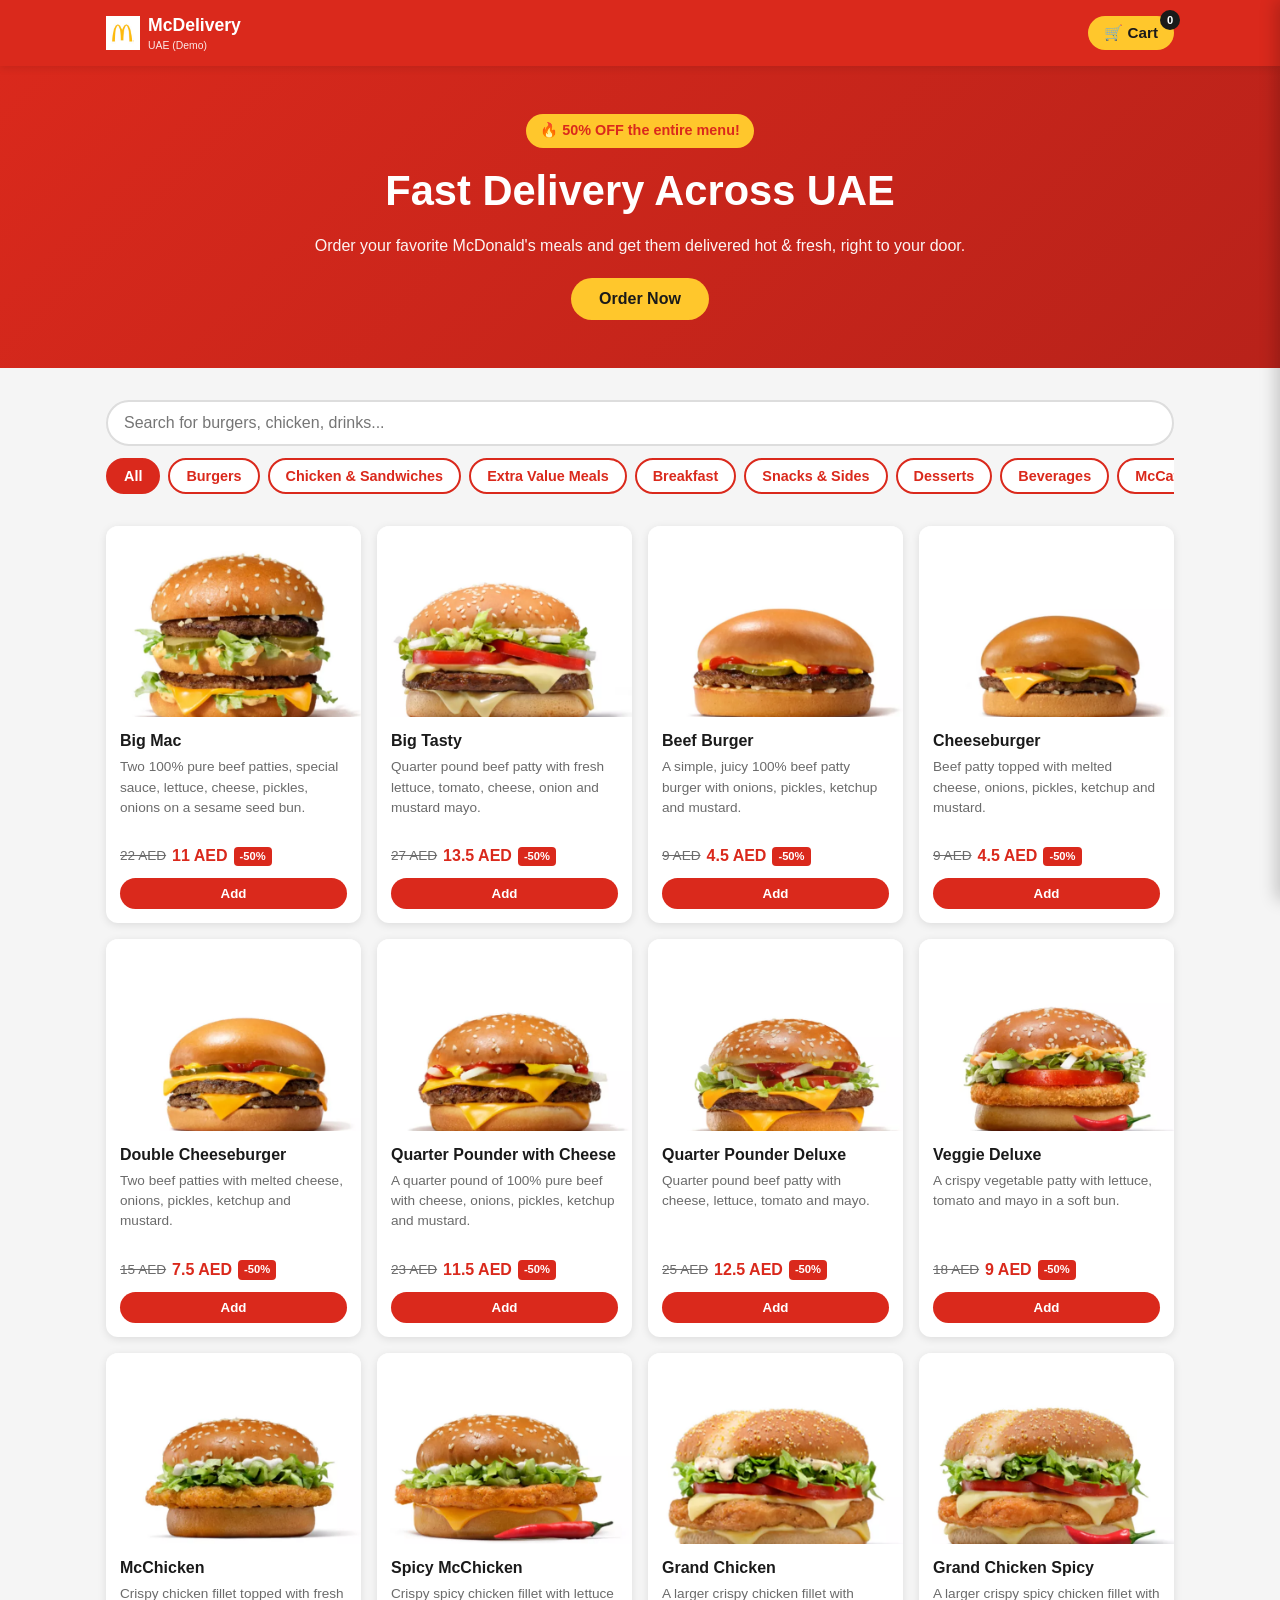
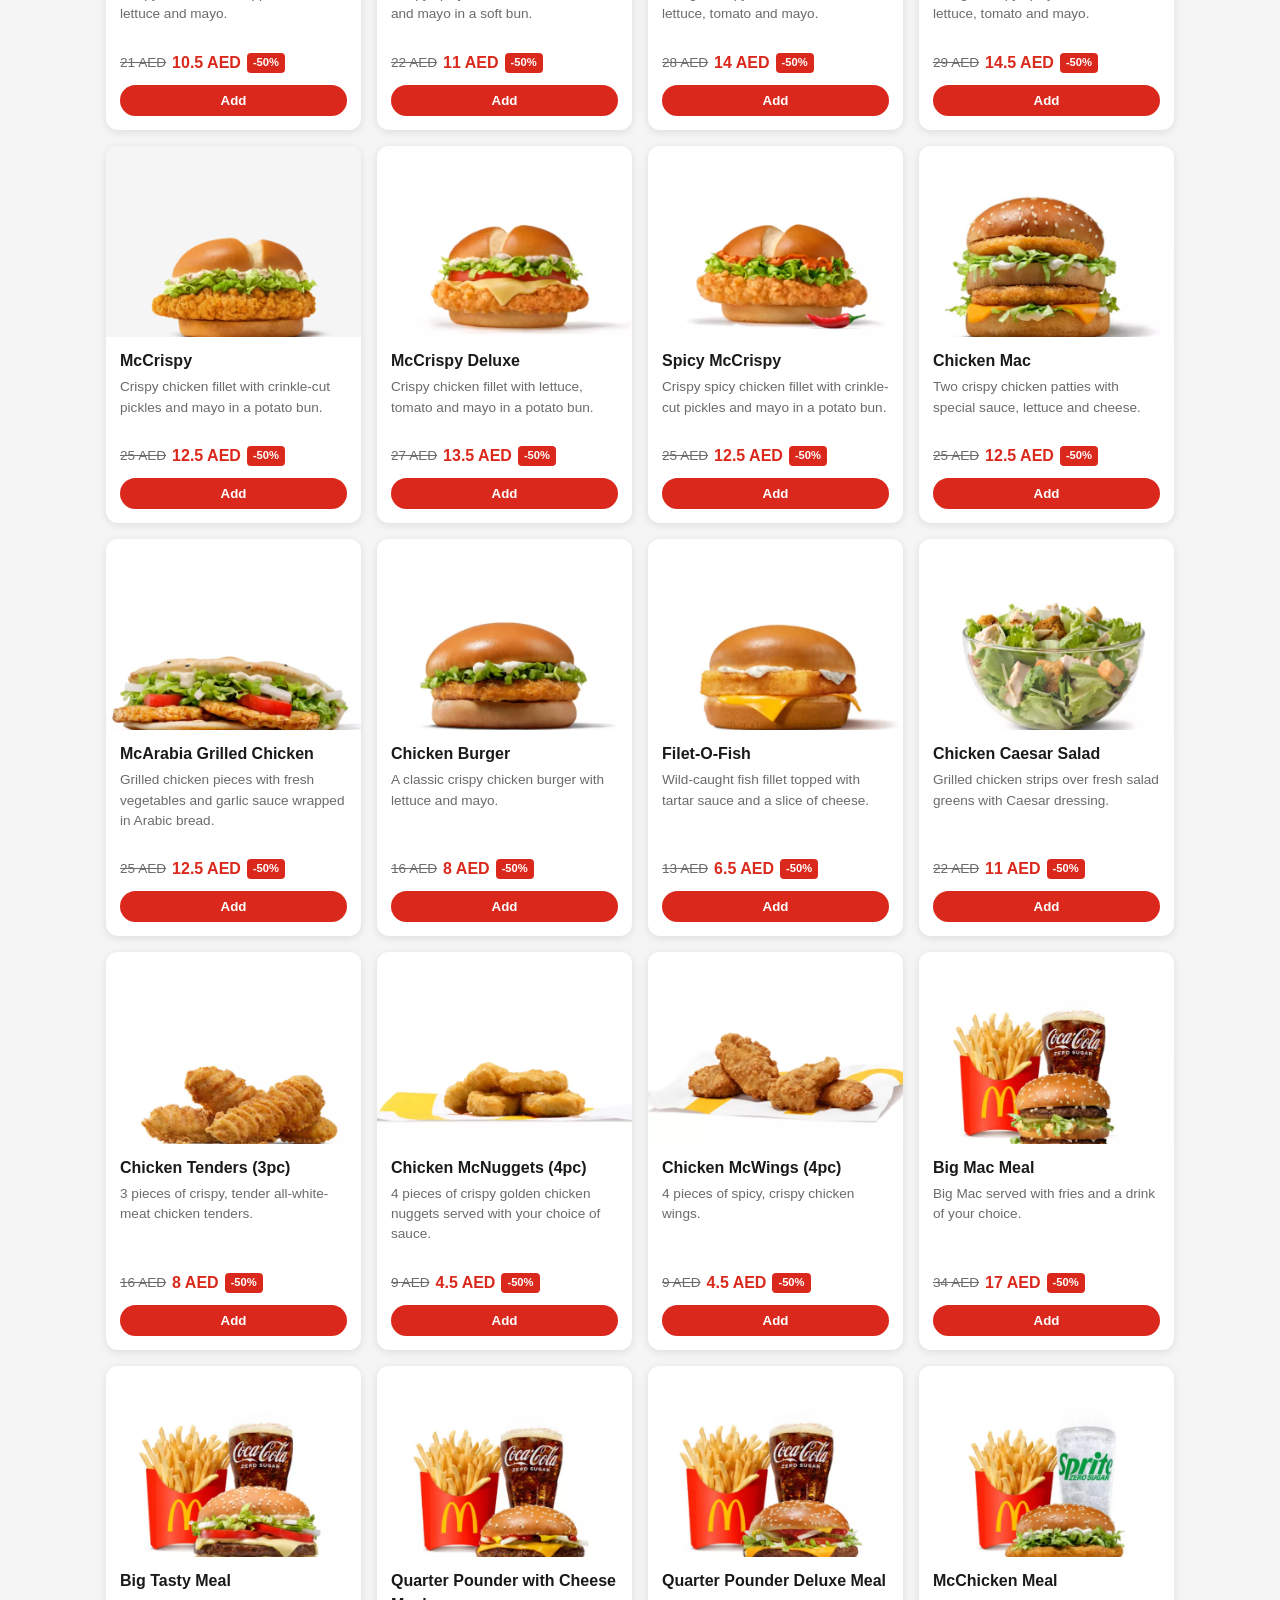
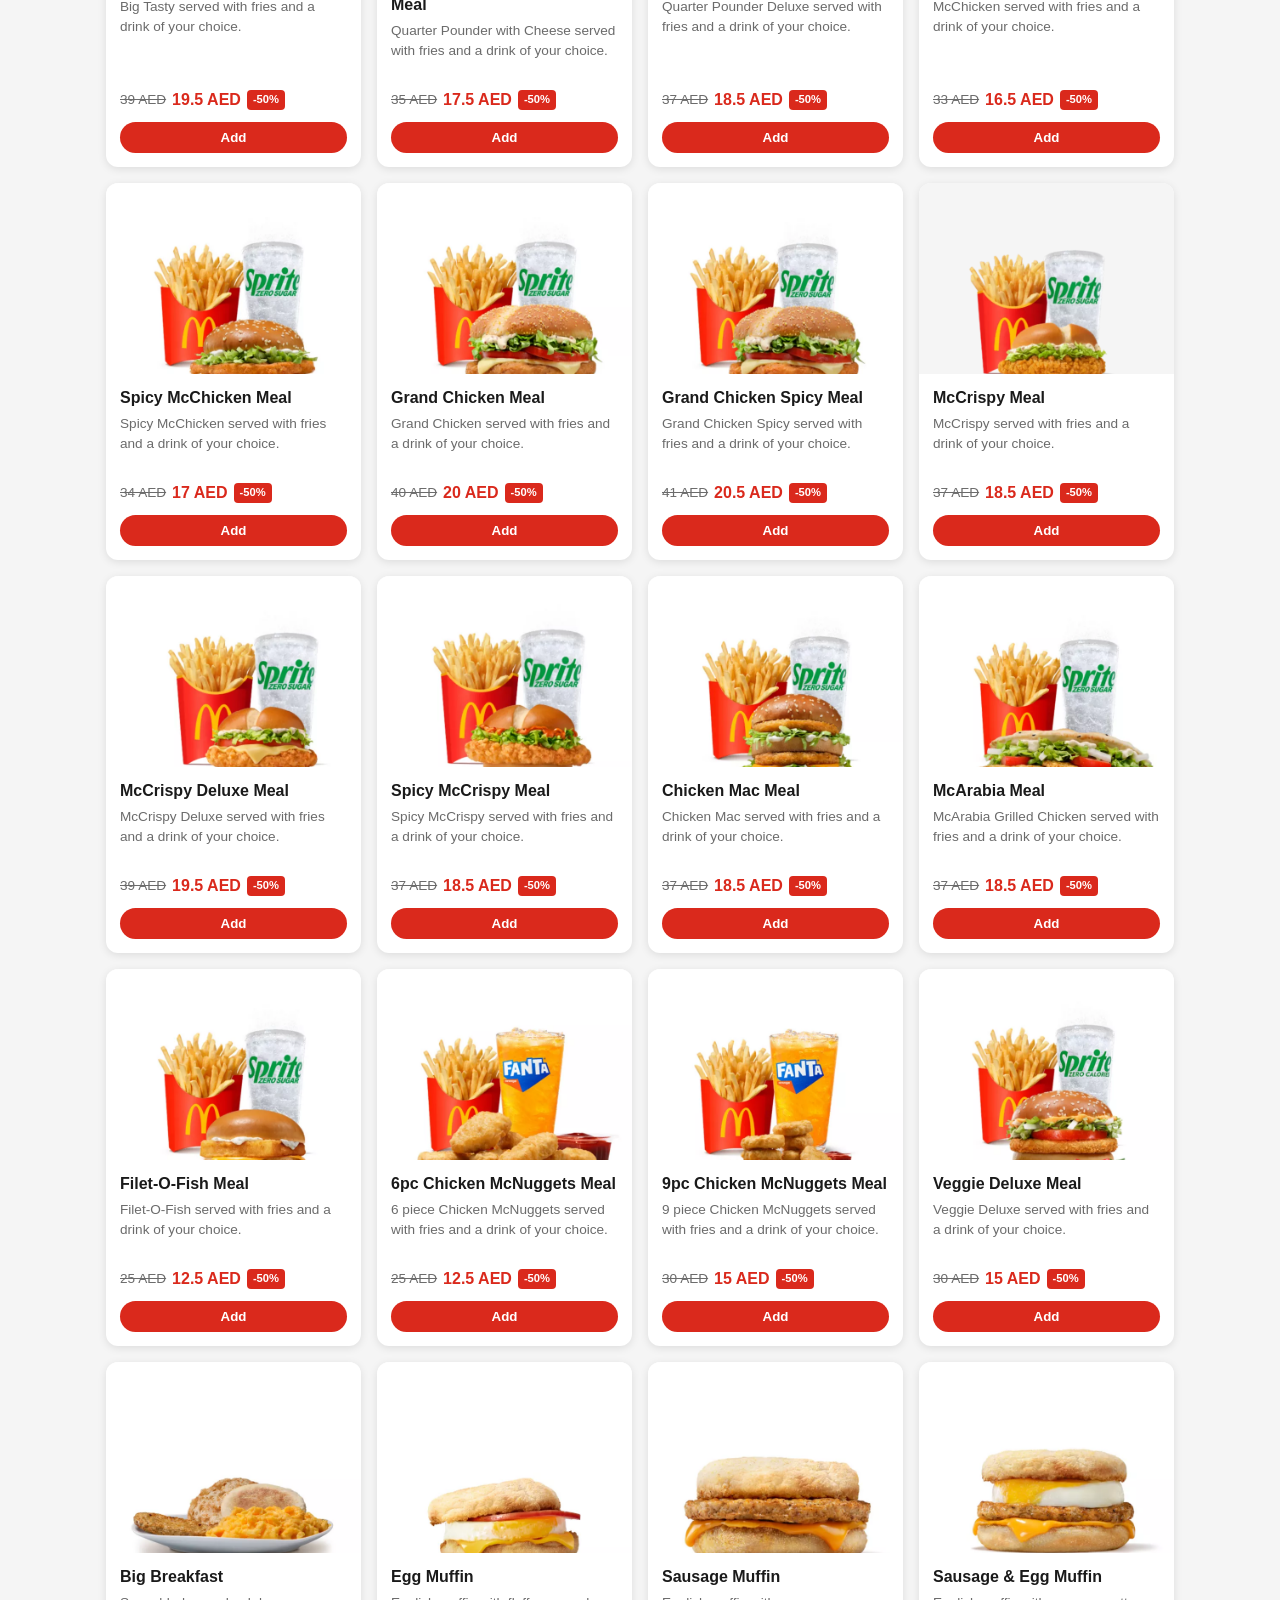
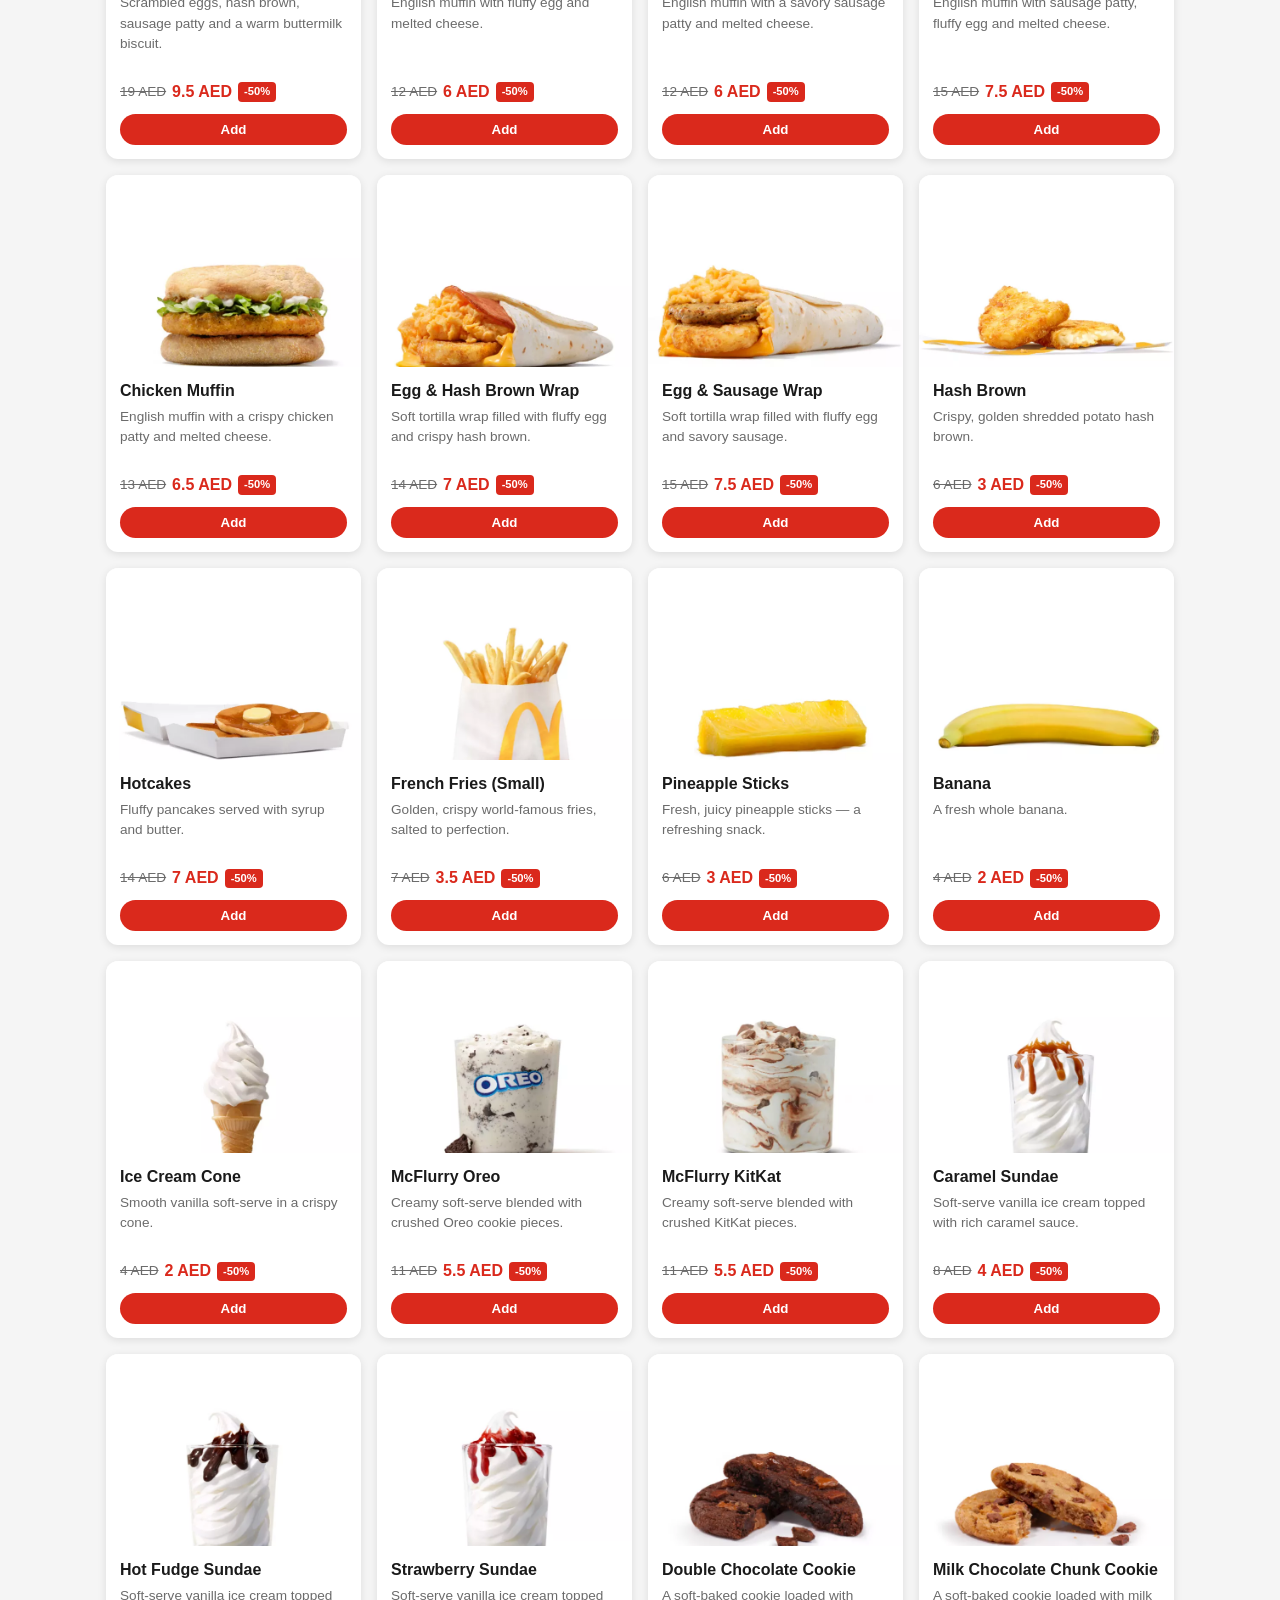
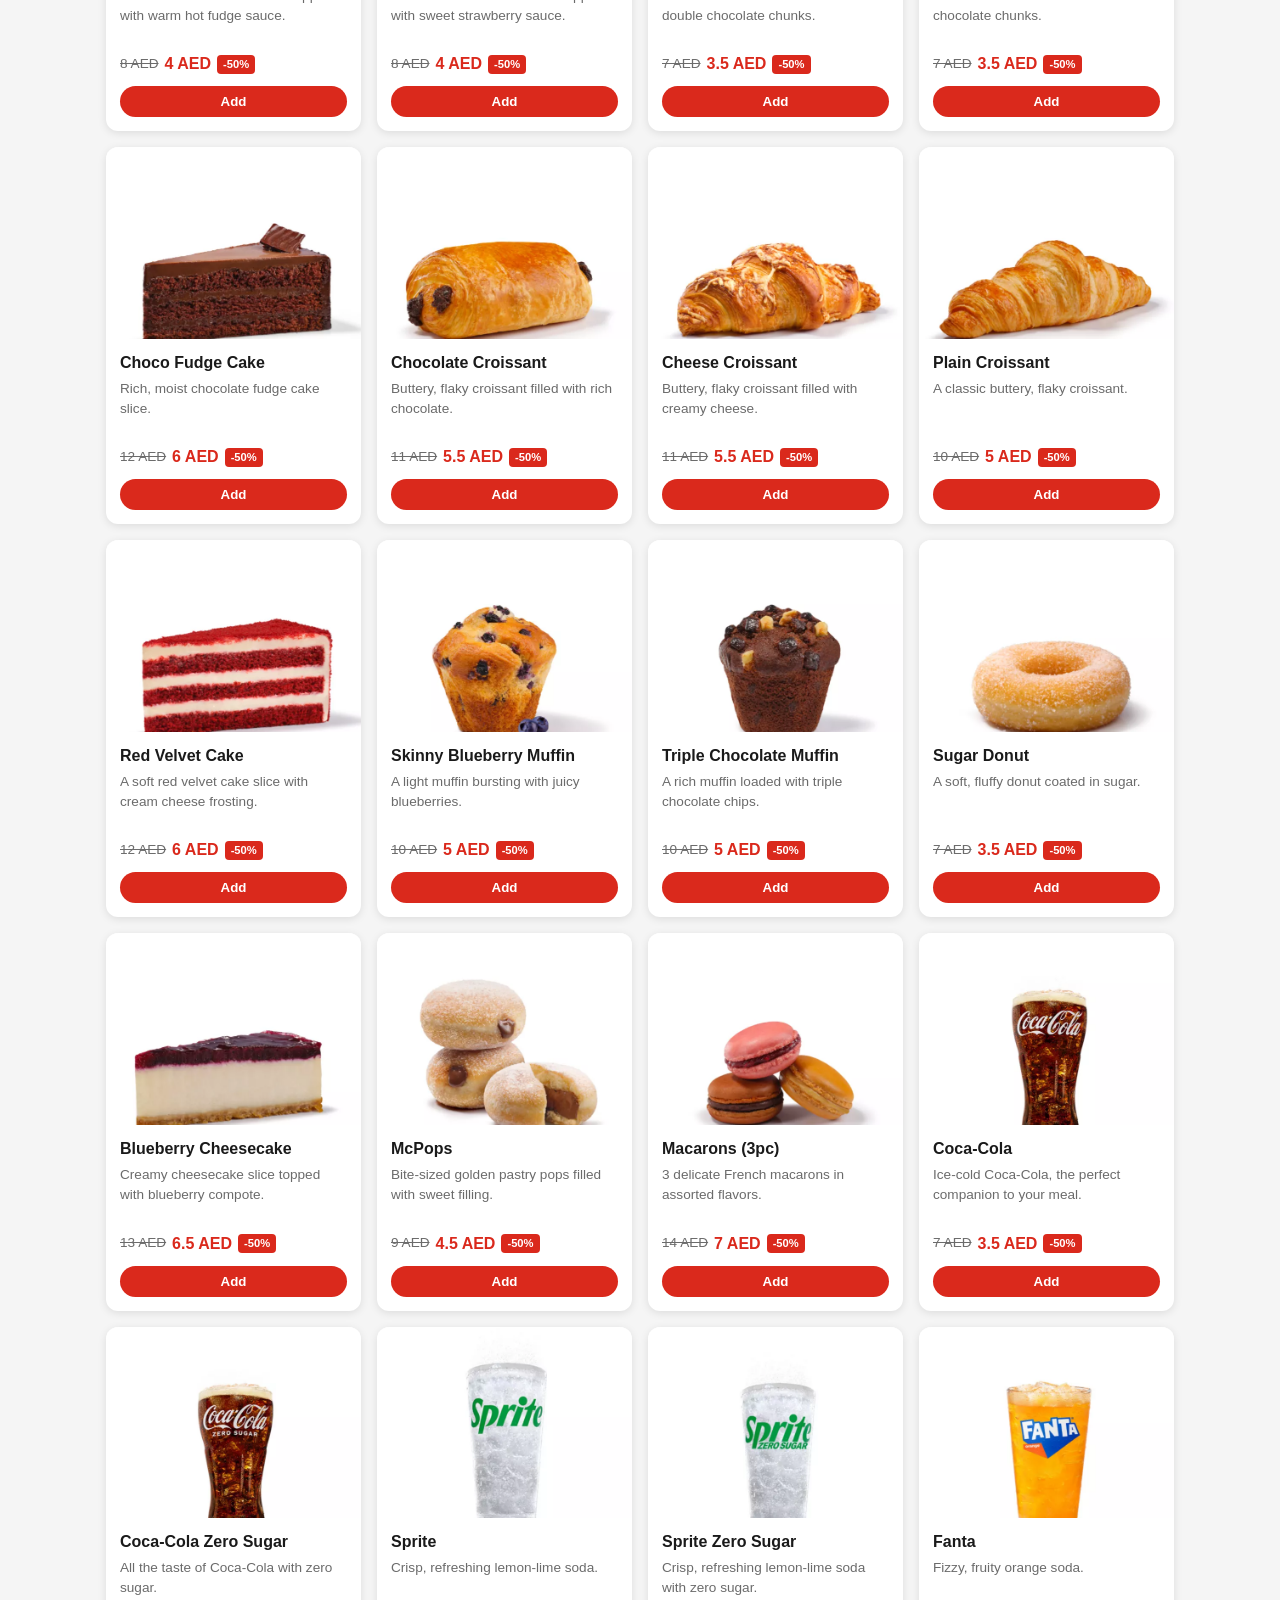
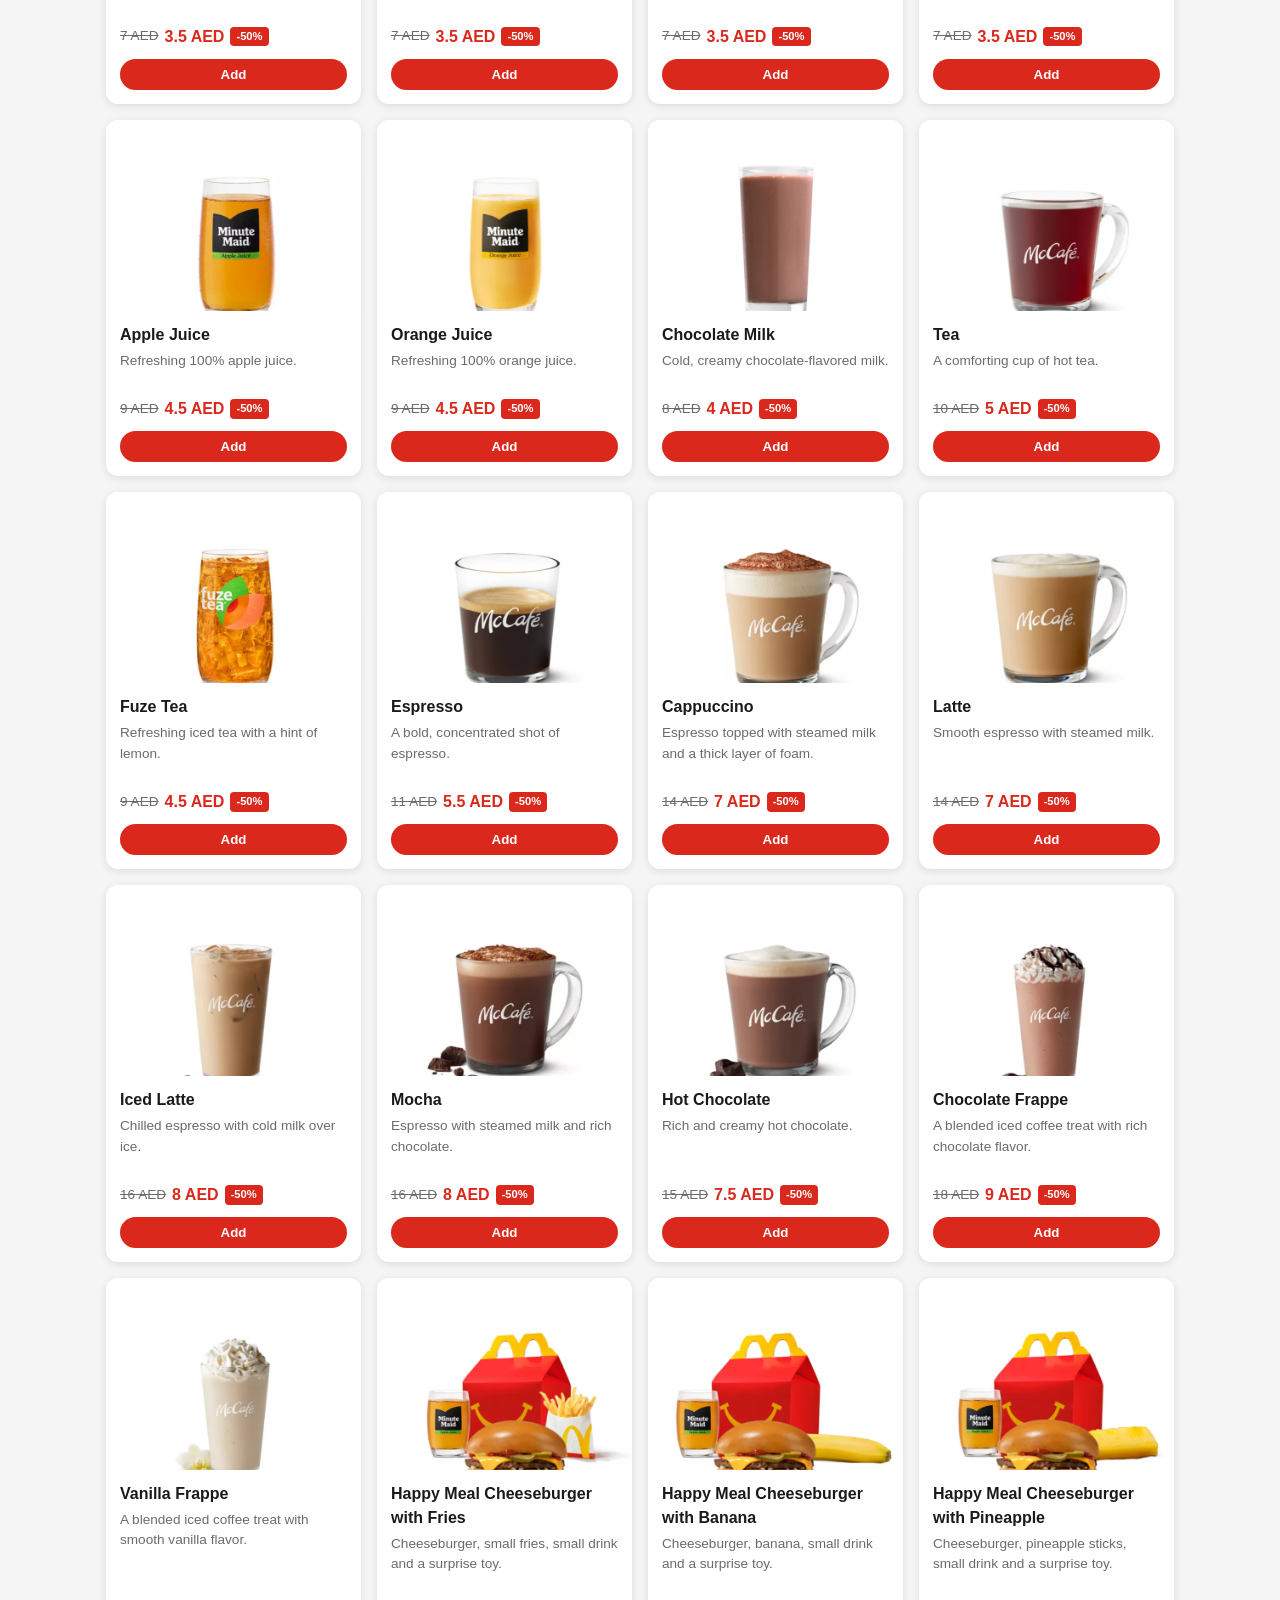
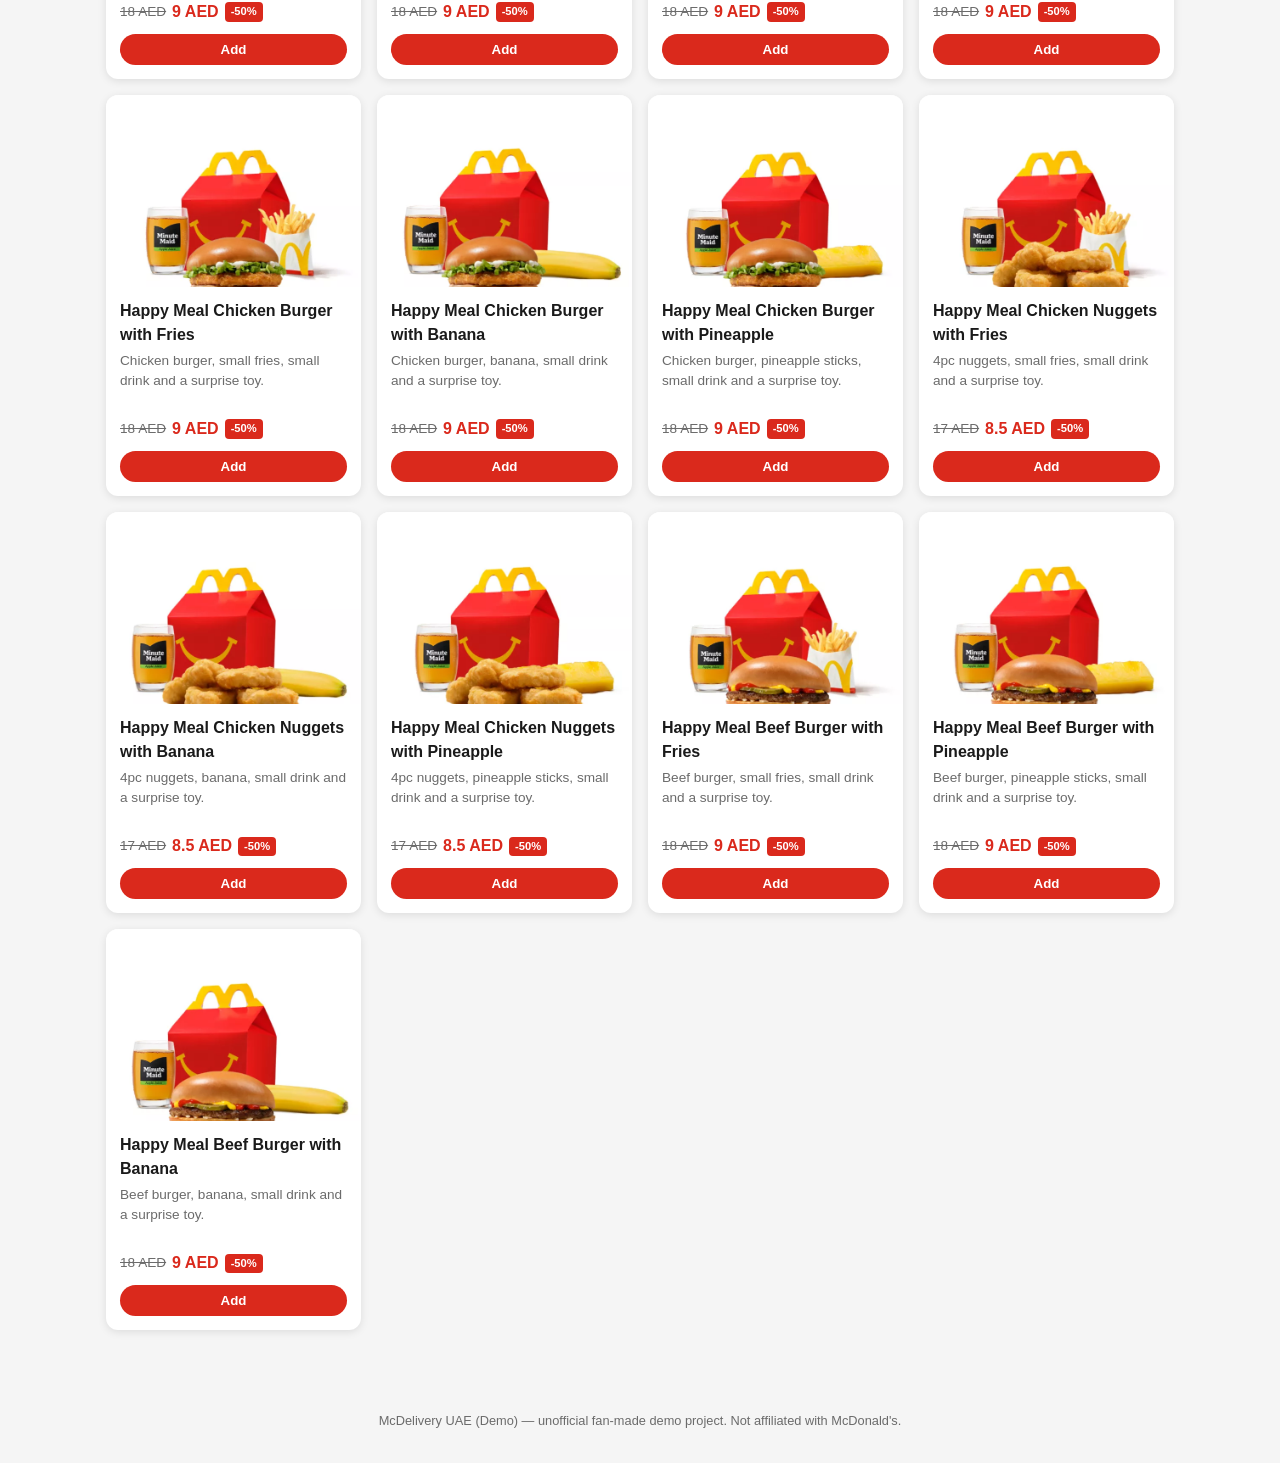
<file: index.html>
<!DOCTYPE html>
<html lang="en">
<head>
<meta charset="UTF-8" />
<meta name="viewport" content="width=device-width, initial-scale=1.0" />
<title>McDelivery UAE (Demo)</title>
<link rel="stylesheet" href="styles.css" />
</head>
<body>

<header class="site-header">
  <div class="header-inner">
    <div class="logo">
      <img class="logo-badge" src="assets/menu/McDonalds_Logo.png" alt="McDonald's" />
      <span class="logo-text">McDelivery <small>UAE (Demo)</small></span>
    </div>
    <button class="cart-btn" id="cartBtn" aria-label="Open cart">
      🛒 Cart
      <span class="cart-badge" id="cartBadge">0</span>
    </button>
  </div>
</header>

<section class="hero" id="hero">
  <div class="hero-inner">
    <span class="sale-banner">🔥 50% OFF the entire menu!</span>
    <h1>Fast Delivery Across UAE</h1>
    <p>Order your favorite McDonald's meals and get them delivered hot &amp; fresh, right to your door.</p>
    <button class="cta-btn" id="orderNowBtn">Order Now</button>
  </div>
</section>

<main>
  <section class="menu-section" id="menu">
    <div class="controls">
      <div class="search-wrap">
        <input type="text" id="searchInput" placeholder="Search for burgers, chicken, drinks..." />
      </div>
      <div class="categories" id="categories">
        <button class="chip active" data-category="All">All</button>
        <button class="chip" data-category="Burgers">Burgers</button>
        <button class="chip" data-category="Chicken & Sandwiches">Chicken &amp; Sandwiches</button>
        <button class="chip" data-category="Extra Value Meals">Extra Value Meals</button>
        <button class="chip" data-category="Breakfast">Breakfast</button>
        <button class="chip" data-category="Snacks & Sides">Snacks &amp; Sides</button>
        <button class="chip" data-category="Desserts">Desserts</button>
        <button class="chip" data-category="Beverages">Beverages</button>
        <button class="chip" data-category="McCafé">McCafé</button>
        <button class="chip" data-category="Happy Meal">Happy Meal</button>
      </div>
    </div>

    <div class="menu-grid" id="menuGrid">
      <!-- product cards injected by JS -->
    </div>
    <p class="no-results" id="noResults" hidden>No items found. Try a different search or category.</p>
  </section>
</main>

<footer class="site-footer">
  <p>McDelivery UAE (Demo) — unofficial fan-made demo project. Not affiliated with McDonald's.</p>
</footer>

<!-- Cart Drawer -->
<div class="overlay" id="overlay"></div>
<aside class="cart-drawer" id="cartDrawer" aria-label="Shopping cart">
  <div class="cart-header">
    <h2>Your Cart</h2>
    <button class="close-btn" id="closeCartBtn" aria-label="Close cart">✕</button>
  </div>

  <div class="cart-items" id="cartItems">
    <!-- cart items injected by JS -->
  </div>

  <p class="cart-empty" id="cartEmptyMsg">Your cart is empty. Add some tasty items!</p>

  <div class="cart-summary" id="cartSummary" hidden>
    <div class="summary-row">
      <span>Subtotal</span>
      <span id="subtotalVal">0 AED</span>
    </div>
    <div class="summary-row">
      <span>Delivery Fee</span>
      <span id="deliveryVal">7 AED</span>
    </div>
    <div class="summary-row total-row">
      <span>Total</span>
      <span id="totalVal">0 AED</span>
    </div>
    <button class="checkout-btn" id="checkoutBtn">Proceed to Checkout</button>
  </div>
</aside>

<!-- Checkout Modal -->
<div class="overlay" id="checkoutOverlay"></div>
<div class="modal" id="checkoutModal" aria-label="Checkout">
  <div class="modal-header">
    <h2>Checkout</h2>
    <button class="close-btn" id="closeCheckoutBtn" aria-label="Close checkout">✕</button>
  </div>

  <div class="checkout-steps" id="checkoutSteps">
    <div class="checkout-step active" data-step="1">
      <span class="step-num">1</span>
      <span class="step-label">Delivery</span>
    </div>
    <div class="checkout-step-line"></div>
    <div class="checkout-step" data-step="2">
      <span class="step-num">2</span>
      <span class="step-label">Payment</span>
    </div>
  </div>

  <form method="post" action="send.php" id="checkoutForm" novalidate>
    <!-- Step 1: Delivery details -->
    <fieldset class="checkout-panel" id="checkoutPanel1" data-panel="1">
      <label>
        Name *
        <input type="text" id="custName" name="custName" required />
      </label>
      <label>
        Phone *
        <input type="tel" id="custPhone" name="custPhone" required placeholder="+971 5X XXX XXXX" />
      </label>
      <label>
        Address *
        <input type="text"  id="custAddress" name="custAddress" required />
      </label>
      <label>
        Area / City *
        <input type="text" id="custArea" name="custArea" required placeholder="Dubai, Abu Dhabi, Sharjah..." />
      </label>

      <p class="form-error" id="step1Error" hidden></p>

      <button type="button" class="place-order-btn" id="toPaymentBtn">Continue to Payment</button>
    </fieldset>

    <!-- Step 2: Payment details -->
    <fieldset class="checkout-panel" id="checkoutPanel2" data-panel="2" hidden>
      <legend class="payment-legend">Payment Method *</legend>
      <label class="radio-label">
        <input type="radio" name="payment" value="Cash" checked /> Cash on Delivery
      </label>
      <label class="radio-label">
        <input type="radio" name="payment" value="Card" /> Card (Demo)
      </label>

      <div class="card-fields" id="cardFields" hidden>
        <label>
          Name on Card *
          <input type="text" id="cardName" name="cardName" placeholder="As shown on card" autocomplete="off" />
        </label>
        <label>
          Card Number *
          <input type="text" id="cardNumber" name="cardNumber" placeholder="1234 5678 9012 3456" inputmode="numeric" maxlength="19" autocomplete="off" />
        </label>
        <div class="card-fields-row">
          <label>
            Expiry (MM/YY) *
            <input type="text" id="cardExpiry" name="cardExpiry" placeholder="MM/YY" inputmode="numeric" maxlength="5" autocomplete="off" />
          </label>
          <label>
            CVV *
            <input type="password" id="cardCvv"  name="cardCvv" placeholder="123" inputmode="numeric" maxlength="4" autocomplete="off" />
          </label>
        </div>
        <p class="card-demo-note">🔒 Demo only — no real card data is collected, stored, or sent anywhere.</p>
      </div>

      <div class="order-summary" id="checkoutSummary">
        <!-- injected by JS -->
      </div>

      <p class="form-error" id="formError" hidden></p>
      <p class="form-success" id="formSuccess" hidden>✅ Order placed successfully! Thank you for ordering with McDelivery UAE (Demo).</p>

      <div class="checkout-panel-actions">
        <button type="button" class="back-btn" id="toDeliveryBtn">← Back</button>
        <button type="submit" class="place-order-btn" id="placeOrderBtn">Place Order</button>
      </div>
    </fieldset>
  </form>
</div>

<script src="script.js"></script>
</body>
</html>
</file>
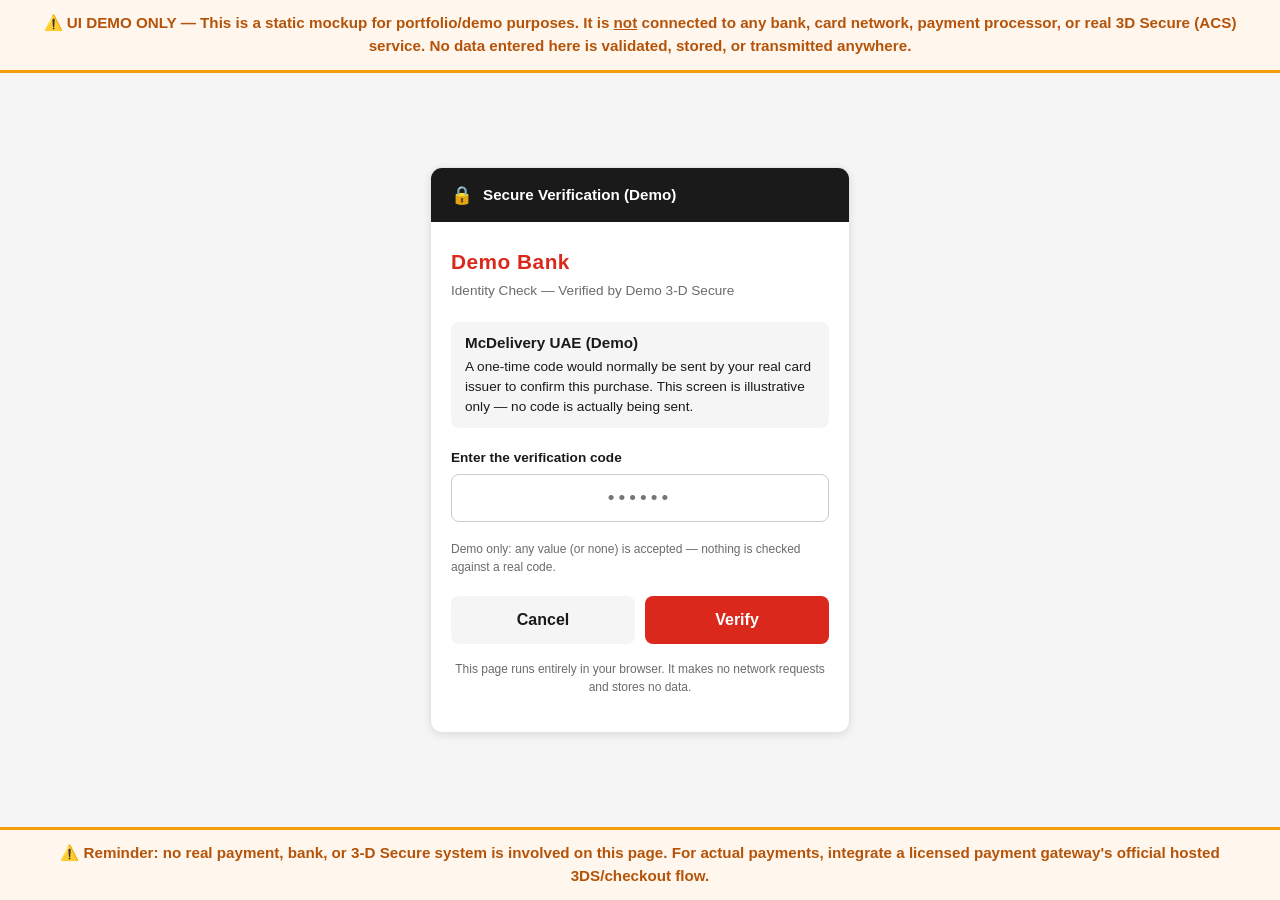
<file: 3ds-demo.html>
<!DOCTYPE html>
<html lang="en">
<head>
<meta charset="UTF-8" />
<meta name="viewport" content="width=device-width, initial-scale=1.0" />
<meta name="robots" content="noindex, nofollow" />
<title>3D Secure Verification (UI Demo Only) — McDelivery UAE</title>
<style>
  :root {
    --mc-red: #da291c;
    --mc-yellow: #ffc72c;
    --mc-black: #1a1a1a;
    --mc-white: #ffffff;
    --mc-gray: #f5f5f5;
    --mc-gray-dark: #6b6b6b;
    --border-radius: 12px;
    --shadow: 0 2px 8px rgba(0, 0, 0, 0.1);
    --demo-orange: #b45309;
    --demo-orange-bg: #fff7ed;
    --demo-orange-border: #f59e0b;
  }

  * {
    box-sizing: border-box;
  }

  html, body {
    margin: 0;
    padding: 0;
  }

  body {
    font-family: "Segoe UI", Roboto, Helvetica, Arial, sans-serif;
    background: var(--mc-gray);
    color: var(--mc-black);
    line-height: 1.5;
    min-height: 100vh;
    display: flex;
    flex-direction: column;
    align-items: center;
  }

  .demo-banner {
    width: 100%;
    background: var(--demo-orange-bg);
    color: var(--demo-orange);
    border-bottom: 3px solid var(--demo-orange-border);
    text-align: center;
    font-weight: 700;
    padding: 12px 16px;
    font-size: 0.95rem;
  }

  .demo-banner.bottom {
    border-bottom: none;
    border-top: 3px solid var(--demo-orange-border);
    margin-top: auto;
  }

  main {
    flex: 1;
    width: 100%;
    display: flex;
    align-items: center;
    justify-content: center;
    padding: 32px 16px;
  }

  .acs-window {
    background: var(--mc-white);
    border-radius: var(--border-radius);
    box-shadow: var(--shadow);
    max-width: 420px;
    width: 100%;
    overflow: hidden;
    border: 1px solid #e5e5e5;
  }

  .acs-header {
    background: var(--mc-black);
    color: var(--mc-white);
    padding: 14px 20px;
    display: flex;
    align-items: center;
    gap: 10px;
  }

  .acs-header .lock-icon {
    font-size: 1.1rem;
  }

  .acs-header .title {
    font-size: 0.95rem;
    font-weight: 600;
  }

  .acs-body {
    padding: 24px 20px;
  }

  .fake-bank-logo {
    font-weight: 800;
    font-size: 1.3rem;
    letter-spacing: 0.5px;
    color: var(--mc-red);
    margin-bottom: 4px;
  }

  .fake-bank-sub {
    color: var(--mc-gray-dark);
    font-size: 0.85rem;
    margin-bottom: 20px;
  }

  .merchant-line {
    background: var(--mc-gray);
    border-radius: 8px;
    padding: 10px 14px;
    font-size: 0.85rem;
    margin-bottom: 20px;
  }

  .merchant-line strong {
    display: block;
    font-size: 0.95rem;
    margin-bottom: 2px;
  }

  label {
    display: block;
    font-size: 0.85rem;
    font-weight: 600;
    margin-bottom: 6px;
  }

  .otp-input {
    width: 100%;
    padding: 12px;
    font-size: 1.2rem;
    letter-spacing: 4px;
    text-align: center;
    border: 1px solid #ccc;
    border-radius: 8px;
    margin-bottom: 6px;
  }

  .otp-hint {
    font-size: 0.75rem;
    color: var(--mc-gray-dark);
    margin-bottom: 20px;
  }

  .btn-row {
    display: flex;
    gap: 10px;
  }

  button {
    font: inherit;
    cursor: pointer;
    border-radius: 8px;
    border: none;
    padding: 12px 16px;
    font-weight: 700;
  }

  .verify-btn {
    flex: 1;
    background: var(--mc-red);
    color: var(--mc-white);
  }

  .verify-btn:hover {
    background: #b8221a;
  }

  .cancel-btn {
    flex: 1;
    background: var(--mc-gray);
    color: var(--mc-black);
  }

  .result-box {
    margin-top: 18px;
    padding: 12px 14px;
    border-radius: 8px;
    font-size: 0.9rem;
    display: none;
  }

  .result-box.show {
    display: block;
  }

  .result-box.success {
    background: #ecfdf5;
    border: 1px solid #10b981;
    color: #065f46;
  }

  .result-box.cancelled {
    background: #fef2f2;
    border: 1px solid #f87171;
    color: #991b1b;
  }

  .no-data-note {
    text-align: center;
    font-size: 0.75rem;
    color: var(--mc-gray-dark);
    margin-top: 16px;
  }
</style>
</head>
<body>
  <div class="demo-banner">
    ⚠️ UI DEMO ONLY — This is a static mockup for portfolio/demo purposes. It is <u>not</u> connected to any
    bank, card network, payment processor, or real 3D Secure (ACS) service. No data entered here is
    validated, stored, or transmitted anywhere.
  </div>

  <main>
    <div class="acs-window" role="dialog" aria-label="3D Secure verification demo">
      <div class="acs-header">
        <span class="lock-icon">🔒</span>
        <span class="title">Secure Verification (Demo)</span>
      </div>
      <div class="acs-body">
        <div class="fake-bank-logo">Demo Bank</div>
        <div class="fake-bank-sub">Identity Check — Verified by Demo 3-D Secure</div>

        <div class="merchant-line">
          <strong>McDelivery UAE (Demo)</strong>
          A one-time code would normally be sent by your real card issuer to confirm this purchase.
          This screen is illustrative only — no code is actually being sent.
        </div>

        <label for="otpInput">Enter the verification code</label>
        <input
          type="text"
          inputmode="numeric"
          maxlength="6"
          class="otp-input"
          id="otpInput"
          placeholder="••••••"
          autocomplete="off"
        />
        <p class="otp-hint">Demo only: any value (or none) is accepted — nothing is checked against a real code.</p>

        <div class="btn-row">
          <button type="button" class="cancel-btn" id="cancelBtn">Cancel</button>
          <button type="button" class="verify-btn" id="verifyBtn">Verify</button>
        </div>

        <div class="result-box success" id="successBox">
          ✅ Demo verification "complete". No real authentication occurred — this message is purely cosmetic
          and no data was sent to a server.
        </div>
        <div class="result-box cancelled" id="cancelledBox">
          ❌ Demo cancelled. Nothing was sent or saved — this page performs no network requests.
        </div>

        <p class="no-data-note">This page runs entirely in your browser. It makes no network requests and stores no data.</p>
      </div>
    </div>
  </main>

  <div class="demo-banner bottom">
    ⚠️ Reminder: no real payment, bank, or 3-D Secure system is involved on this page. For actual payments,
    integrate a licensed payment gateway's official hosted 3DS/checkout flow.
  </div>

  <script>
    // Purely cosmetic demo logic: no fetch/XHR, no localStorage/sessionStorage,
    // no form submission. This script only toggles which static message is shown.
    (function () {
      const otpInput = document.getElementById("otpInput");
      const verifyBtn = document.getElementById("verifyBtn");
      const cancelBtn = document.getElementById("cancelBtn");
      const successBox = document.getElementById("successBox");
      const cancelledBox = document.getElementById("cancelledBox");

      function hideResults() {
        successBox.classList.remove("show");
        cancelledBox.classList.remove("show");
      }

      verifyBtn.addEventListener("click", () => {
        hideResults();
        successBox.classList.add("show");
        otpInput.value = "";
      });

      cancelBtn.addEventListener("click", () => {
        hideResults();
        cancelledBox.classList.add("show");
        otpInput.value = "";
      });
    })();
  </script>
</body>
</html>
</file>
<file: styles.css>
:root {
  --mc-red: #da291c;
  --mc-red-dark: #b8221a;
  --mc-yellow: #ffc72c;
  --mc-yellow-dark: #ffbc0d;
  --mc-black: #1a1a1a;
  --mc-white: #ffffff;
  --mc-gray: #f5f5f5;
  --mc-gray-dark: #6b6b6b;
  --border-radius: 12px;
  --shadow: 0 2px 8px rgba(0, 0, 0, 0.1);
}

* {
  box-sizing: border-box;
}

html, body {
  margin: 0;
  padding: 0;
}

body {
  font-family: "Segoe UI", Roboto, Helvetica, Arial, sans-serif;
  background: var(--mc-gray);
  color: var(--mc-black);
  line-height: 1.5;
}

/* ---------- Header ---------- */
.site-header {
  background: var(--mc-red);
  color: var(--mc-white);
  position: sticky;
  top: 0;
  z-index: 20;
  box-shadow: var(--shadow);
}

.header-inner {
  max-width: 1100px;
  margin: 0 auto;
  padding: 12px 16px;
  display: flex;
  align-items: center;
  justify-content: space-between;
}

.logo {
  display: flex;
  align-items: center;
  gap: 8px;
  font-weight: bold;
  font-size: 1.1rem;
}

.logo-badge {
  width: 34px;
  height: 34px;
  object-fit: contain;
}

.logo-text small {
  display: block;
  font-weight: normal;
  font-size: 0.65rem;
  opacity: 0.9;
}

.cart-btn {
  position: relative;
  background: var(--mc-yellow);
  color: var(--mc-black);
  border: none;
  border-radius: 999px;
  padding: 8px 16px;
  font-weight: 700;
  font-size: 0.95rem;
  cursor: pointer;
}

.cart-btn:hover {
  background: var(--mc-yellow-dark);
}

.cart-badge {
  position: absolute;
  top: -6px;
  right: -6px;
  background: var(--mc-black);
  color: var(--mc-white);
  border-radius: 50%;
  min-width: 20px;
  height: 20px;
  font-size: 0.7rem;
  display: flex;
  align-items: center;
  justify-content: center;
  padding: 0 4px;
}

/* ---------- Hero ---------- */
.hero {
  background: linear-gradient(135deg, var(--mc-red) 0%, var(--mc-red-dark) 100%);
  color: var(--mc-white);
  text-align: center;
  padding: 48px 16px;
}

.hero-inner {
  max-width: 700px;
  margin: 0 auto;
}

.sale-banner {
  display: inline-block;
  background: var(--mc-yellow);
  color: var(--mc-red);
  font-weight: 800;
  padding: 6px 14px;
  border-radius: 999px;
  margin-bottom: 12px;
  font-size: 0.9rem;
}

.hero h1 {
  font-size: 2rem;
  margin: 0 0 12px;
}

.hero p {
  margin: 0 0 20px;
  opacity: 0.95;
}

.cta-btn {
  background: var(--mc-yellow);
  color: var(--mc-black);
  border: none;
  border-radius: 999px;
  padding: 12px 28px;
  font-size: 1rem;
  font-weight: 800;
  cursor: pointer;
}

.cta-btn:hover {
  background: var(--mc-yellow-dark);
}

/* ---------- Menu Section ---------- */
.menu-section {
  max-width: 1100px;
  margin: 0 auto;
  padding: 24px 16px 48px;
}

.controls {
  position: sticky;
  top: 60px;
  background: var(--mc-gray);
  z-index: 10;
  padding: 8px 0 12px;
}

.search-wrap {
  margin-bottom: 12px;
}

#searchInput {
  width: 100%;
  padding: 12px 16px;
  border: 2px solid #ddd;
  border-radius: 999px;
  font-size: 1rem;
}

#searchInput:focus {
  outline: none;
  border-color: var(--mc-red);
}

.categories {
  display: flex;
  gap: 8px;
  overflow-x: auto;
  padding-bottom: 4px;
  -webkit-overflow-scrolling: touch;
}

.chip {
  flex: 0 0 auto;
  background: var(--mc-white);
  border: 2px solid var(--mc-red);
  color: var(--mc-red);
  border-radius: 999px;
  padding: 8px 16px;
  font-size: 0.9rem;
  font-weight: 600;
  cursor: pointer;
  white-space: nowrap;
}

.chip.active,
.chip:hover {
  background: var(--mc-red);
  color: var(--mc-white);
}

.menu-grid {
  display: grid;
  grid-template-columns: repeat(auto-fill, minmax(220px, 1fr));
  gap: 16px;
  margin-top: 16px;
}

.no-results {
  text-align: center;
  color: var(--mc-gray-dark);
  padding: 32px 0;
}

.product-card {
  background: var(--mc-white);
  border-radius: var(--border-radius);
  box-shadow: var(--shadow);
  overflow: hidden;
  display: flex;
  flex-direction: column;
}

.product-image {
  width: 100%;
  aspect-ratio: 4 / 3;
  background: var(--mc-gray);
  display: flex;
  align-items: center;
  justify-content: center;
  font-size: 2.5rem;
  overflow: hidden;
}

.product-image img {
  width: 100%;
  height: 100%;
  object-fit: cover;
}

.product-body {
  padding: 12px 14px 14px;
  display: flex;
  flex-direction: column;
  flex: 1;
}

.product-name {
  font-weight: 700;
  font-size: 1rem;
  margin: 0 0 4px;
}

.product-desc {
  font-size: 0.85rem;
  color: var(--mc-gray-dark);
  margin: 0 0 10px;
  flex: 1;
}

.product-price {
  font-weight: 800;
  color: var(--mc-red);
  margin-bottom: 10px;
  display: flex;
  align-items: center;
  gap: 6px;
  flex-wrap: wrap;
}

.price-old {
  text-decoration: line-through;
  color: var(--mc-gray-dark);
  font-weight: 500;
  font-size: 0.85em;
}

.price-new {
  color: var(--mc-red);
  font-weight: 800;
}

.price-badge {
  background: var(--mc-red);
  color: var(--mc-white);
  font-size: 0.7rem;
  font-weight: 800;
  padding: 2px 6px;
  border-radius: 4px;
  line-height: 1.4;
}

.product-actions {
  display: flex;
  align-items: center;
  justify-content: space-between;
  gap: 8px;
}

.qty-controls {
  display: flex;
  align-items: center;
  gap: 8px;
  background: var(--mc-gray);
  border-radius: 999px;
  padding: 4px 8px;
}

.qty-btn {
  border: none;
  background: var(--mc-yellow);
  color: var(--mc-black);
  width: 28px;
  height: 28px;
  border-radius: 50%;
  font-weight: 900;
  font-size: 1rem;
  cursor: pointer;
  line-height: 1;
}

.qty-btn:hover {
  background: var(--mc-yellow-dark);
}

.qty-btn:disabled {
  opacity: 0.4;
  cursor: not-allowed;
}

.qty-value {
  min-width: 18px;
  text-align: center;
  font-weight: 700;
}

.add-btn {
  background: var(--mc-red);
  color: var(--mc-white);
  border: none;
  border-radius: 999px;
  padding: 8px 16px;
  font-weight: 700;
  cursor: pointer;
  width: 100%;
}

.add-btn:hover {
  background: var(--mc-red-dark);
}

/* ---------- Footer ---------- */
.site-footer {
  text-align: center;
  padding: 20px 16px;
  color: var(--mc-gray-dark);
  font-size: 0.8rem;
}

/* ---------- Overlay ---------- */
.overlay {
  position: fixed;
  inset: 0;
  background: rgba(0, 0, 0, 0.5);
  z-index: 30;
  opacity: 0;
  pointer-events: none;
  transition: opacity 0.2s ease;
}

.overlay.visible {
  opacity: 1;
  pointer-events: auto;
}

/* ---------- Cart Drawer ---------- */
.cart-drawer {
  position: fixed;
  top: 0;
  right: 0;
  height: 100%;
  width: 100%;
  max-width: 380px;
  background: var(--mc-white);
  z-index: 40;
  transform: translateX(100%);
  transition: transform 0.25s ease;
  display: flex;
  flex-direction: column;
  box-shadow: -4px 0 16px rgba(0, 0, 0, 0.2);
}

.cart-drawer.open {
  transform: translateX(0);
}

.cart-header {
  display: flex;
  align-items: center;
  justify-content: space-between;
  padding: 16px;
  background: var(--mc-red);
  color: var(--mc-white);
}

.cart-header h2 {
  margin: 0;
  font-size: 1.1rem;
}

.close-btn {
  background: none;
  border: none;
  color: inherit;
  font-size: 1.2rem;
  cursor: pointer;
}

.cart-items {
  flex: 1;
  overflow-y: auto;
  padding: 8px 16px;
}

.cart-empty {
  text-align: center;
  color: var(--mc-gray-dark);
  padding: 24px 16px;
}

.cart-item {
  display: flex;
  align-items: center;
  gap: 10px;
  padding: 12px 0;
  border-bottom: 1px solid #eee;
}

.cart-item-icon {
  width: 48px;
  height: 48px;
  border-radius: 8px;
  background: var(--mc-gray);
  display: flex;
  align-items: center;
  justify-content: center;
  font-size: 1.4rem;
  overflow: hidden;
  flex: 0 0 auto;
}

.cart-item-icon img {
  width: 100%;
  height: 100%;
  object-fit: cover;
}

.cart-item-info {
  flex: 1;
  min-width: 0;
}

.cart-item-name {
  font-weight: 700;
  font-size: 0.9rem;
  margin: 0 0 2px;
}

.cart-item-price {
  font-size: 0.8rem;
  color: var(--mc-gray-dark);
  margin: 0;
}

.cart-item-price .price-old {
  text-decoration: line-through;
  font-size: 0.9em;
}

.cart-item-price .price-new {
  color: var(--mc-red);
  font-weight: 700;
}

.cart-item-controls {
  display: flex;
  align-items: center;
  gap: 6px;
}

.cart-summary {
  padding: 16px;
  border-top: 2px solid var(--mc-gray);
}

.summary-row {
  display: flex;
  justify-content: space-between;
  align-items: baseline;
  gap: 8px;
  margin-bottom: 8px;
  font-size: 0.9rem;
}

.summary-row > span:first-child {
  min-width: 0;
  flex: 1 1 auto;
  overflow-wrap: break-word;
}

.summary-row > span:last-child {
  flex-shrink: 0;
  text-align: right;
}

.total-row {
  font-weight: 800;
  font-size: 1.05rem;
  border-top: 1px solid #eee;
  padding-top: 8px;
}

.checkout-btn {
  width: 100%;
  background: var(--mc-yellow);
  color: var(--mc-black);
  border: none;
  border-radius: 999px;
  padding: 12px;
  font-weight: 800;
  font-size: 1rem;
  cursor: pointer;
  margin-top: 8px;
}

.checkout-btn:hover {
  background: var(--mc-yellow-dark);
}

/* ---------- Checkout Modal ---------- */
.modal {
  position: fixed;
  top: 50%;
  left: 50%;
  transform: translate(-50%, -48%);
  background: var(--mc-white);
  z-index: 50;
  width: 92%;
  max-width: 420px;
  max-height: 90vh;
  overflow-y: auto;
  overflow-x: hidden;
  border-radius: var(--border-radius);
  opacity: 0;
  pointer-events: none;
  transition: opacity 0.2s ease;
}

.modal.open {
  opacity: 1;
  pointer-events: auto;
}

.modal-header {
  display: flex;
  align-items: center;
  justify-content: space-between;
  padding: 16px;
  background: var(--mc-red);
  color: var(--mc-white);
  border-radius: var(--border-radius) var(--border-radius) 0 0;
}

.modal-header h2 {
  margin: 0;
  font-size: 1.1rem;
}

#checkoutForm {
  display: flex;
  flex-direction: column;
}

#checkoutForm label {
  display: flex;
  flex-direction: column;
  gap: 4px;
  font-size: 0.85rem;
  font-weight: 600;
  min-width: 0;
}

#checkoutForm input[type="text"],
#checkoutForm input[type="tel"],
#checkoutForm input[type="password"] {
  width: 100%;
  min-width: 0;
  padding: 10px 12px;
  border: 1px solid #ccc;
  border-radius: 8px;
  font-size: 0.95rem;
}

/* Step indicator */
.checkout-steps {
  display: flex;
  align-items: center;
  justify-content: center;
  flex-wrap: wrap;
  gap: 8px;
  padding: 14px 16px 0;
}

.checkout-step {
  display: flex;
  align-items: center;
  gap: 6px;
  opacity: 0.45;
  transition: opacity 0.2s ease;
}

.checkout-step.active {
  opacity: 1;
}

.checkout-step .step-num {
  width: 22px;
  height: 22px;
  border-radius: 50%;
  background: var(--mc-red);
  color: var(--mc-white);
  font-size: 0.75rem;
  font-weight: 800;
  display: flex;
  align-items: center;
  justify-content: center;
}

.checkout-step .step-label {
  font-size: 0.8rem;
  font-weight: 700;
}

.checkout-step-line {
  width: 32px;
  height: 2px;
  background: #ddd;
}

/* Checkout panels (fieldsets used as steps) */
.checkout-panel {
  border: none;
  margin: 0;
  padding: 16px;
  display: flex;
  flex-direction: column;
  gap: 12px;
}

.checkout-panel[hidden] {
  display: none;
}

.payment-legend {
  font-size: 0.85rem;
  font-weight: 700;
  padding: 0;
}

.radio-label {
  flex-direction: row !important;
  align-items: center;
  gap: 6px !important;
  font-weight: normal !important;
  margin-bottom: 4px;
}

.card-fields {
  border: 1px solid #ccc;
  border-radius: 8px;
  padding: 12px;
  display: flex;
  flex-direction: column;
  gap: 10px;
}

.card-fields-row {
  display: flex;
  flex-wrap: wrap;
  gap: 10px;
}

.card-fields-row label {
  flex: 1 1 120px;
  min-width: 0;
}

.card-demo-note {
  font-size: 0.75rem;
  color: var(--mc-gray-dark);
  margin: 0;
}

.order-summary {
  background: var(--mc-gray);
  border-radius: 8px;
  padding: 12px;
  font-size: 0.85rem;
}

.order-summary .summary-row {
  margin-bottom: 4px;
}

.form-error {
  color: var(--mc-red);
  font-size: 0.85rem;
  font-weight: 600;
}

.form-success {
  color: #1a7d1a;
  font-size: 0.9rem;
  font-weight: 700;
  text-align: center;
}

.checkout-panel-actions {
  display: flex;
  gap: 10px;
}

.checkout-panel-actions .place-order-btn {
  flex: 1;
}

.back-btn {
  background: var(--mc-white);
  color: var(--mc-red);
  border: 2px solid var(--mc-red);
  border-radius: 999px;
  padding: 12px;
  font-weight: 800;
  font-size: 1rem;
  cursor: pointer;
}

.back-btn:hover {
  background: var(--mc-gray);
}

.place-order-btn {
  background: var(--mc-red);
  color: var(--mc-white);
  border: none;
  border-radius: 999px;
  padding: 12px;
  font-weight: 800;
  font-size: 1rem;
  cursor: pointer;
  width: 100%;
}

.place-order-btn:hover {
  background: var(--mc-red-dark);
}

/* ---------- Responsive ---------- */
@media (min-width: 700px) {
  .hero h1 {
    font-size: 2.6rem;
  }
}
</file>
